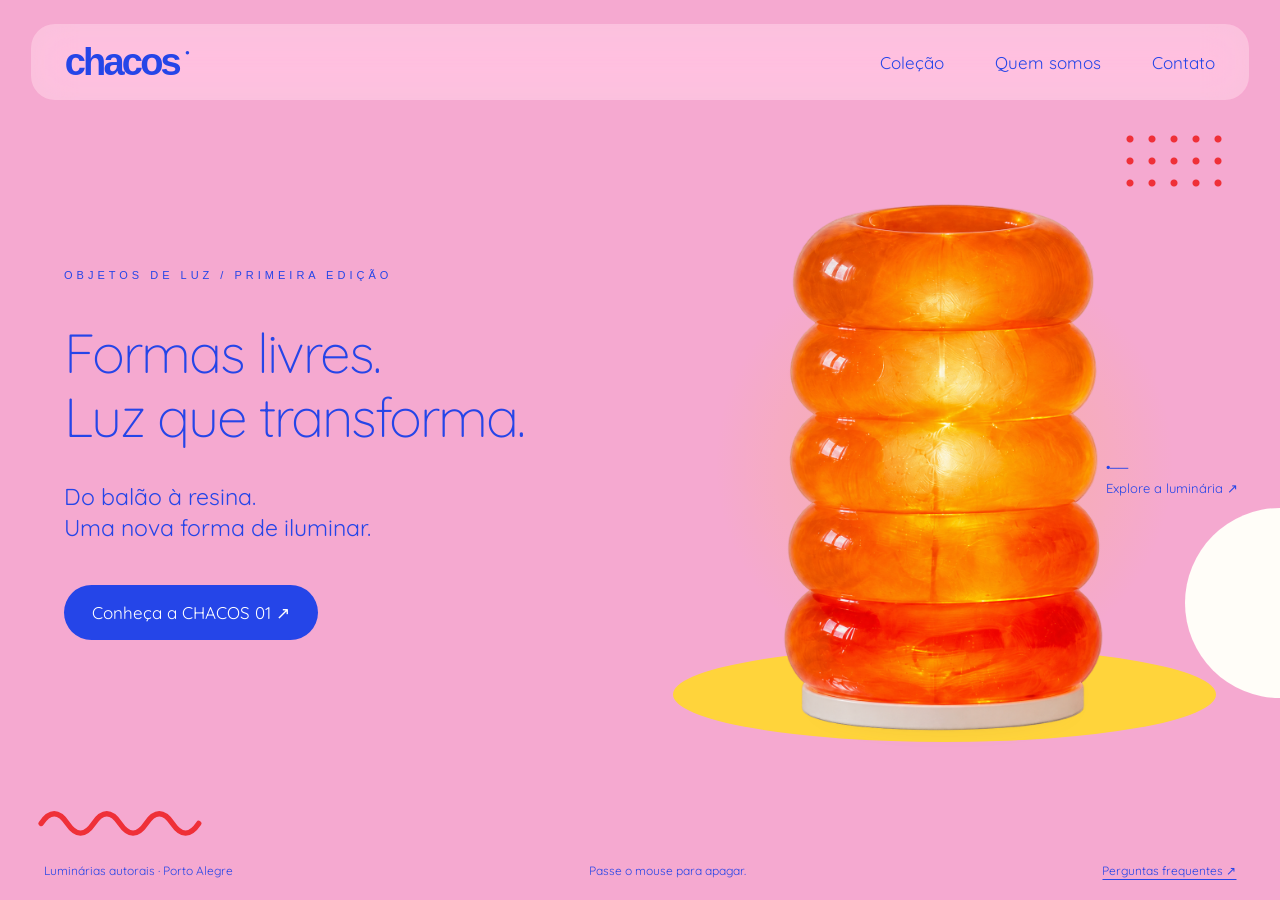
<file: index.html>
<!doctype html><html lang="pt-BR"><head><meta charset="utf-8"><meta name="viewport" content="width=device-width,initial-scale=1"><title>CHACOS — Objetos de luz</title><link rel="stylesheet" href="styles.css"><link rel="stylesheet" href="pages.css"><link rel="stylesheet" href="memphis.css?v=3"><link rel="preload" as="image" href="assets/lamp-off.png"></head><body class="memphis-home"><header class="glass"><a class="brand" href="index.html">chacos<span>●</span></a><button class="mobile-toggle" type="button" aria-expanded="false" aria-controls="mobile-navigation" aria-label="Abrir menu"><span>Menu</span><span class="menu-icon" aria-hidden="true"><i></i><i></i></span></button><nav class="desktop-navigation" aria-label="Principal"><a href="produto.html">Coleção</a><a href="sobre.html">Quem somos</a><a href="contato.html">Contato</a></nav><nav id="mobile-navigation" class="mobile-navigation" aria-label="Navegação mobile" hidden><a href="index.html" aria-current="page">Início<span aria-hidden="true">↗</span></a><a href="produto.html">Coleção<span aria-hidden="true">↗</span></a><a href="sobre.html">Quem somos<span aria-hidden="true">↗</span></a><a href="contato.html">Contato<span aria-hidden="true">↗</span></a><a href="perguntas.html">Perguntas frequentes<span aria-hidden="true">↗</span></a></nav></header><main class="pop-hero"><section class="pop-copy"><p class="pop-eyebrow">OBJETOS DE LUZ / PRIMEIRA EDIÇÃO</p><h1>Formas livres.<br>Luz que transforma.</h1><p class="pop-description">Do balão à resina.<br>Uma nova forma de iluminar.</p><a class="pop-cta" href="produto.html">Conheça a CHACOS 01 ↗</a></section><div class="pop-stage" id="stage"><div class="halo" aria-hidden="true"></div><div class="pedestal" aria-hidden="true"></div><button class="pop-lamp" id="lamp" aria-label="Apagar luminária" aria-pressed="false"><img class="lamp-off" src="assets/lamp-off.png" alt="Luminária CHACOS 01 em resina laranja"><img class="lamp-on" src="assets/lamp-on.png" alt="" aria-hidden="true"></button><a class="pop-callout" href="produto.html"><span aria-hidden="true">•──</span> Explore a luminária ↗</a></div><div class="pop-dots" aria-hidden="true"></div><div class="pop-circle" aria-hidden="true"></div><svg class="pop-wave" viewBox="0 0 220 36" aria-hidden="true"><path d="M4 20 Q21 -5 38 20 T72 20 T106 20 T140 20 T174 20 T208 20" fill="none" stroke="currentColor" stroke-width="7" stroke-linecap="round"/></svg></main><footer class="pop-footer"><span>Luminárias autorais · Porto Alegre</span><p id="hint">Passe o mouse para apagar.</p><a href="perguntas.html">Perguntas frequentes ↗</a></footer><script src="memphis.js"></script><script src="mobile-nav.js?v=3"></script></body></html>
</file>
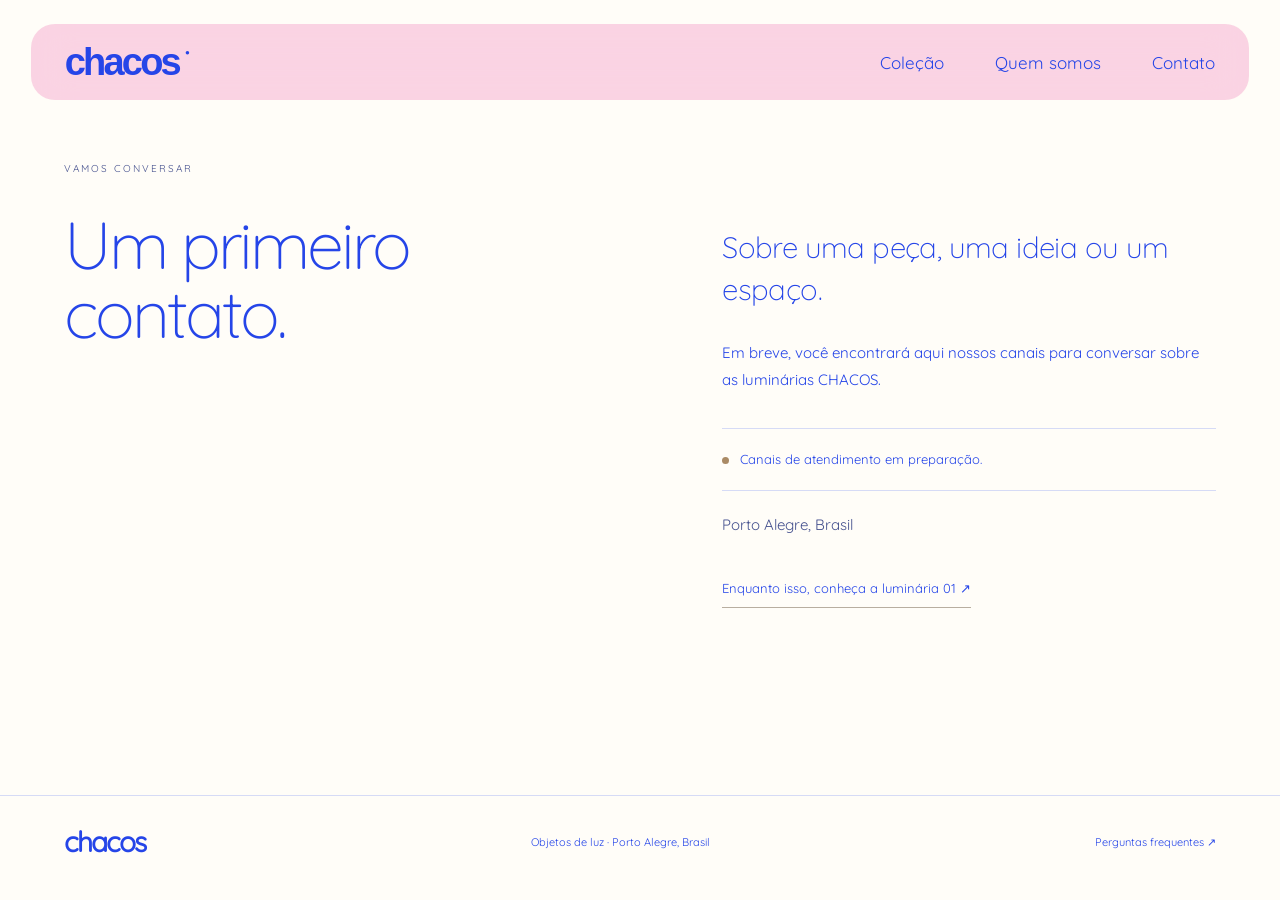
<file: contato.html>
<!doctype html><html lang="pt-BR"><head><meta charset="utf-8"><meta name="viewport" content="width=device-width,initial-scale=1"><title>Contato — CHACOS</title><link rel="stylesheet" href="styles.css?v=11"><link rel="stylesheet" href="pages.css?v=11"><link rel="stylesheet" href="memphis.css?v=3"></head><body class="inner-page"><header class="glass"><a class="brand" href="index.html">chacos<span>●</span></a><button class="mobile-toggle" type="button" aria-expanded="false" aria-controls="mobile-navigation" aria-label="Abrir menu"><span>Menu</span><span class="menu-icon" aria-hidden="true"><i></i><i></i></span></button><nav class="desktop-navigation" aria-label="Principal"><a href="produto.html">Coleção</a><a href="sobre.html">Quem somos</a><a href="contato.html">Contato</a></nav><nav id="mobile-navigation" class="mobile-navigation" aria-label="Navegação mobile" hidden><a href="index.html">Início<span aria-hidden="true">↗</span></a><a href="produto.html">Coleção<span aria-hidden="true">↗</span></a><a href="sobre.html">Quem somos<span aria-hidden="true">↗</span></a><a href="contato.html" aria-current="page">Contato<span aria-hidden="true">↗</span></a><a href="perguntas.html">Perguntas frequentes<span aria-hidden="true">↗</span></a></nav></header><main class="page-main"><p class="eyebrow">VAMOS CONVERSAR</p><div class="editorial"><h1>Um primeiro<br>contato.</h1><div><p class="lead">Sobre uma peça, uma ideia ou um espaço.</p><p>Em breve, você encontrará aqui nossos canais para conversar sobre as luminárias CHACOS.</p><div class="contact-note"><span class="small-dot"></span> Canais de atendimento em preparação.</div><p class="muted">Porto Alegre, Brasil</p><a class="text-link" href="produto.html">Enquanto isso, conheça a luminária 01 ↗</a></div></div></main><footer class="page-footer"><a href="index.html">chacos</a><span>Objetos de luz · Porto Alegre, Brasil</span><a href="perguntas.html">Perguntas frequentes ↗</a></footer><script src="mobile-nav.js?v=3"></script></body></html>
</file>
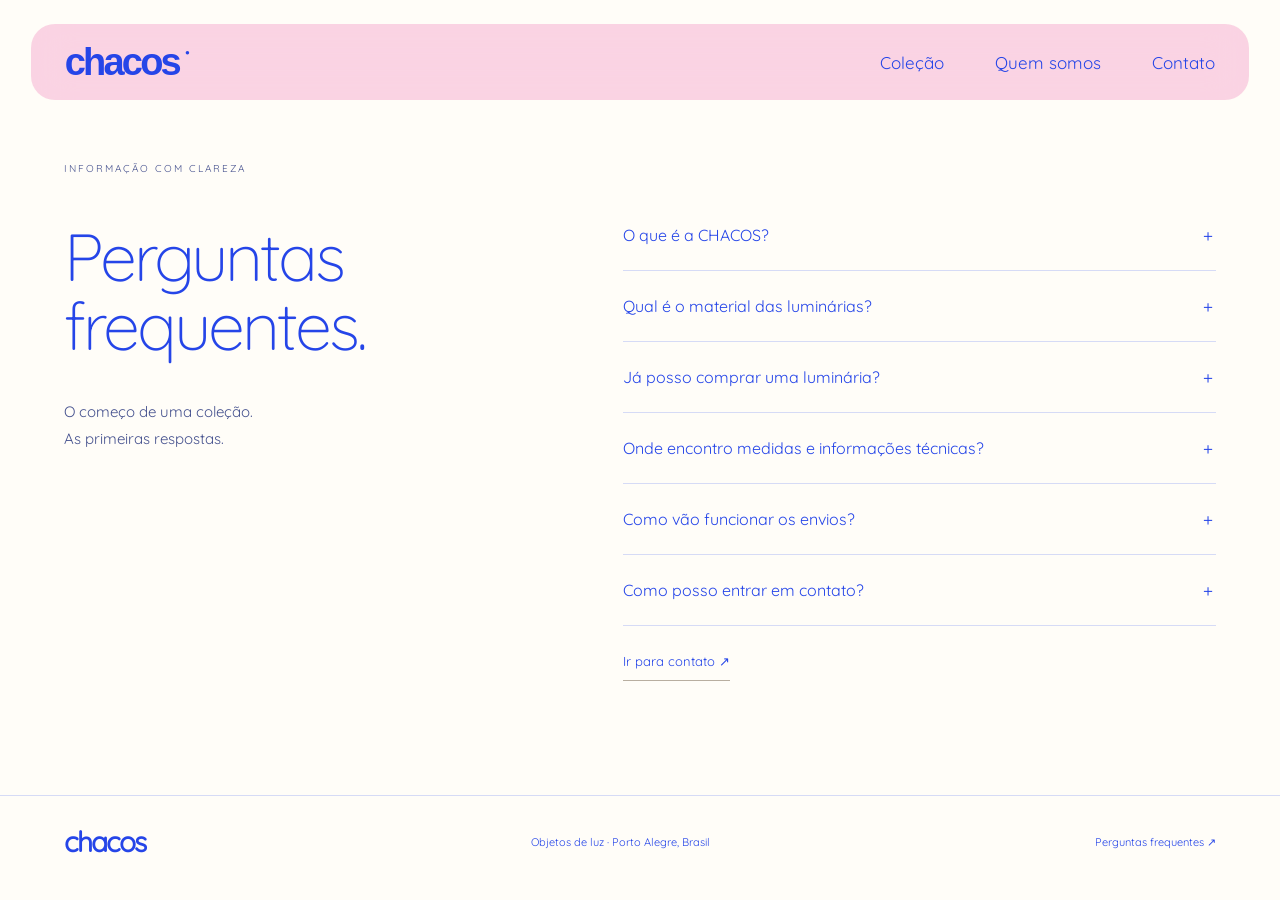
<file: perguntas.html>
<!doctype html><html lang="pt-BR"><head><meta charset="utf-8"><meta name="viewport" content="width=device-width,initial-scale=1"><title>Perguntas frequentes — CHACOS</title><link rel="stylesheet" href="styles.css?v=11"><link rel="stylesheet" href="pages.css?v=11"><link rel="stylesheet" href="memphis.css?v=3"></head><body class="inner-page"><header class="glass"><a class="brand" href="index.html">chacos<span>●</span></a><button class="mobile-toggle" type="button" aria-expanded="false" aria-controls="mobile-navigation" aria-label="Abrir menu"><span>Menu</span><span class="menu-icon" aria-hidden="true"><i></i><i></i></span></button><nav class="desktop-navigation" aria-label="Principal"><a href="produto.html">Coleção</a><a href="sobre.html">Quem somos</a><a href="contato.html">Contato</a></nav><nav id="mobile-navigation" class="mobile-navigation" aria-label="Navegação mobile" hidden><a href="index.html">Início<span aria-hidden="true">↗</span></a><a href="produto.html">Coleção<span aria-hidden="true">↗</span></a><a href="sobre.html">Quem somos<span aria-hidden="true">↗</span></a><a href="contato.html">Contato<span aria-hidden="true">↗</span></a><a href="perguntas.html" aria-current="page">Perguntas frequentes<span aria-hidden="true">↗</span></a></nav></header><main class="page-main"><p class="eyebrow">INFORMAÇÃO COM CLAREZA</p><div class="faq-layout"><div><h1>Perguntas<br>frequentes.</h1><p class="muted">O começo de uma coleção.<br>As primeiras respostas.</p></div><div class="faq"><details><summary>O que é a CHACOS?<span aria-hidden="true">＋</span></summary><p>Um projeto de luminárias autorais desenvolvido em Porto Alegre, com formas criadas a partir de balões e resina epóxi.</p></details><details><summary>Qual é o material das luminárias?<span aria-hidden="true">＋</span></summary><p>As peças apresentadas são feitas com resina epóxi. Os demais componentes serão detalhados na página de cada modelo.</p></details><details><summary>Já posso comprar uma luminária?<span aria-hidden="true">＋</span></summary><p>A primeira coleção está em preparação. Preços e disponibilidade serão publicados nas páginas dos produtos.</p></details><details><summary>Onde encontro medidas e informações técnicas?<span aria-hidden="true">＋</span></summary><p>Essas informações serão acrescentadas à página de cada modelo antes da abertura das vendas.</p></details><details><summary>Como vão funcionar os envios?<span aria-hidden="true">＋</span></summary><p>As opções de entrega e os respectivos prazos serão informados quando as vendas estiverem disponíveis.</p></details><details><summary>Como posso entrar em contato?<span aria-hidden="true">＋</span></summary><p>Os canais de atendimento serão publicados na página de contato.</p></details><a class="text-link" href="contato.html">Ir para contato ↗</a></div></div></main><footer class="page-footer"><a href="index.html">chacos</a><span>Objetos de luz · Porto Alegre, Brasil</span><a href="perguntas.html">Perguntas frequentes ↗</a></footer><script src="mobile-nav.js?v=3"></script></body></html>
</file>
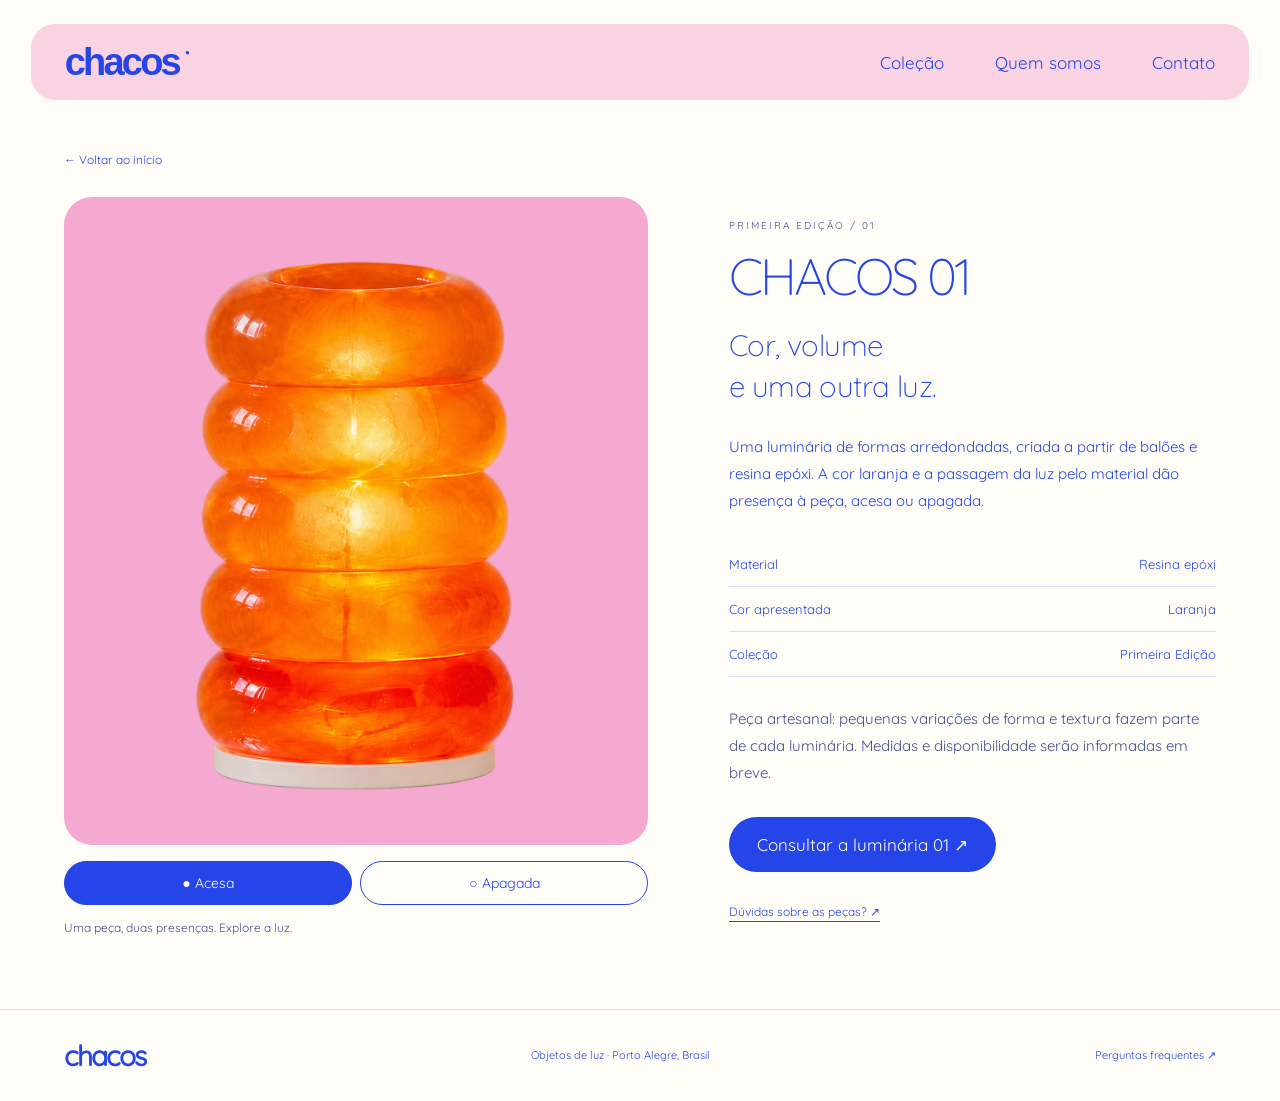
<file: produto.html>
<!doctype html><html lang="pt-BR"><head><meta charset="utf-8"><meta name="viewport" content="width=device-width,initial-scale=1"><title>Luminária 01 — CHACOS</title><link rel="stylesheet" href="styles.css?v=11"><link rel="stylesheet" href="pages.css?v=11"><link rel="stylesheet" href="memphis.css?v=3"></head><body class="inner-page"><header class="glass"><a class="brand" href="index.html">chacos<span>●</span></a><button class="mobile-toggle" type="button" aria-expanded="false" aria-controls="mobile-navigation" aria-label="Abrir menu"><span>Menu</span><span class="menu-icon" aria-hidden="true"><i></i><i></i></span></button><nav class="desktop-navigation" aria-label="Principal"><a href="produto.html">Coleção</a><a href="sobre.html">Quem somos</a><a href="contato.html">Contato</a></nav><nav id="mobile-navigation" class="mobile-navigation" aria-label="Navegação mobile" hidden><a href="index.html">Início<span aria-hidden="true">↗</span></a><a href="produto.html" aria-current="page">Coleção<span aria-hidden="true">↗</span></a><a href="sobre.html">Quem somos<span aria-hidden="true">↗</span></a><a href="contato.html">Contato<span aria-hidden="true">↗</span></a><a href="perguntas.html">Perguntas frequentes<span aria-hidden="true">↗</span></a></nav></header><main class="page-main"><a class="back" href="index.html">← Voltar ao início</a><div class="product-layout"><section class="product-gallery" aria-label="Explore a luminária"><div class="product-photo" id="product-view"><img src="assets/lamp-on.png" alt="Luminária CHACOS 01 laranja acesa"><img class="product-off" src="assets/lamp-off.png" alt="Luminária CHACOS 01 laranja apagada" hidden></div><div class="light-options" role="group" aria-label="Iluminação da luminária"><button type="button" data-light="on" aria-pressed="true">● Acesa</button><button type="button" data-light="off" aria-pressed="false">○ Apagada</button></div><p class="gallery-caption">Uma peça, duas presenças. Explore a luz.</p></section><article class="product-copy"><p class="eyebrow">PRIMEIRA EDIÇÃO / 01</p><h1>CHACOS 01</h1><p class="lead">Cor, volume<br>e uma outra luz.</p><p>Uma luminária de formas arredondadas, criada a partir de balões e resina epóxi. A cor laranja e a passagem da luz pelo material dão presença à peça, acesa ou apagada.</p><dl><div><dt>Material</dt><dd>Resina epóxi</dd></div><div><dt>Cor apresentada</dt><dd>Laranja</dd></div><div><dt>Coleção</dt><dd>Primeira Edição</dd></div></dl><p class="muted">Peça artesanal: pequenas variações de forma e textura fazem parte de cada luminária. Medidas e disponibilidade serão informadas em breve.</p><a class="action" href="contato.html">Consultar a luminária 01 ↗</a><a class="product-faq" href="perguntas.html">Dúvidas sobre as peças? ↗</a></article></div></main><footer class="page-footer"><a href="index.html">chacos</a><span>Objetos de luz · Porto Alegre, Brasil</span><a href="perguntas.html">Perguntas frequentes ↗</a></footer><script src="product.js"></script><script src="mobile-nav.js?v=3"></script></body></html>
</file>
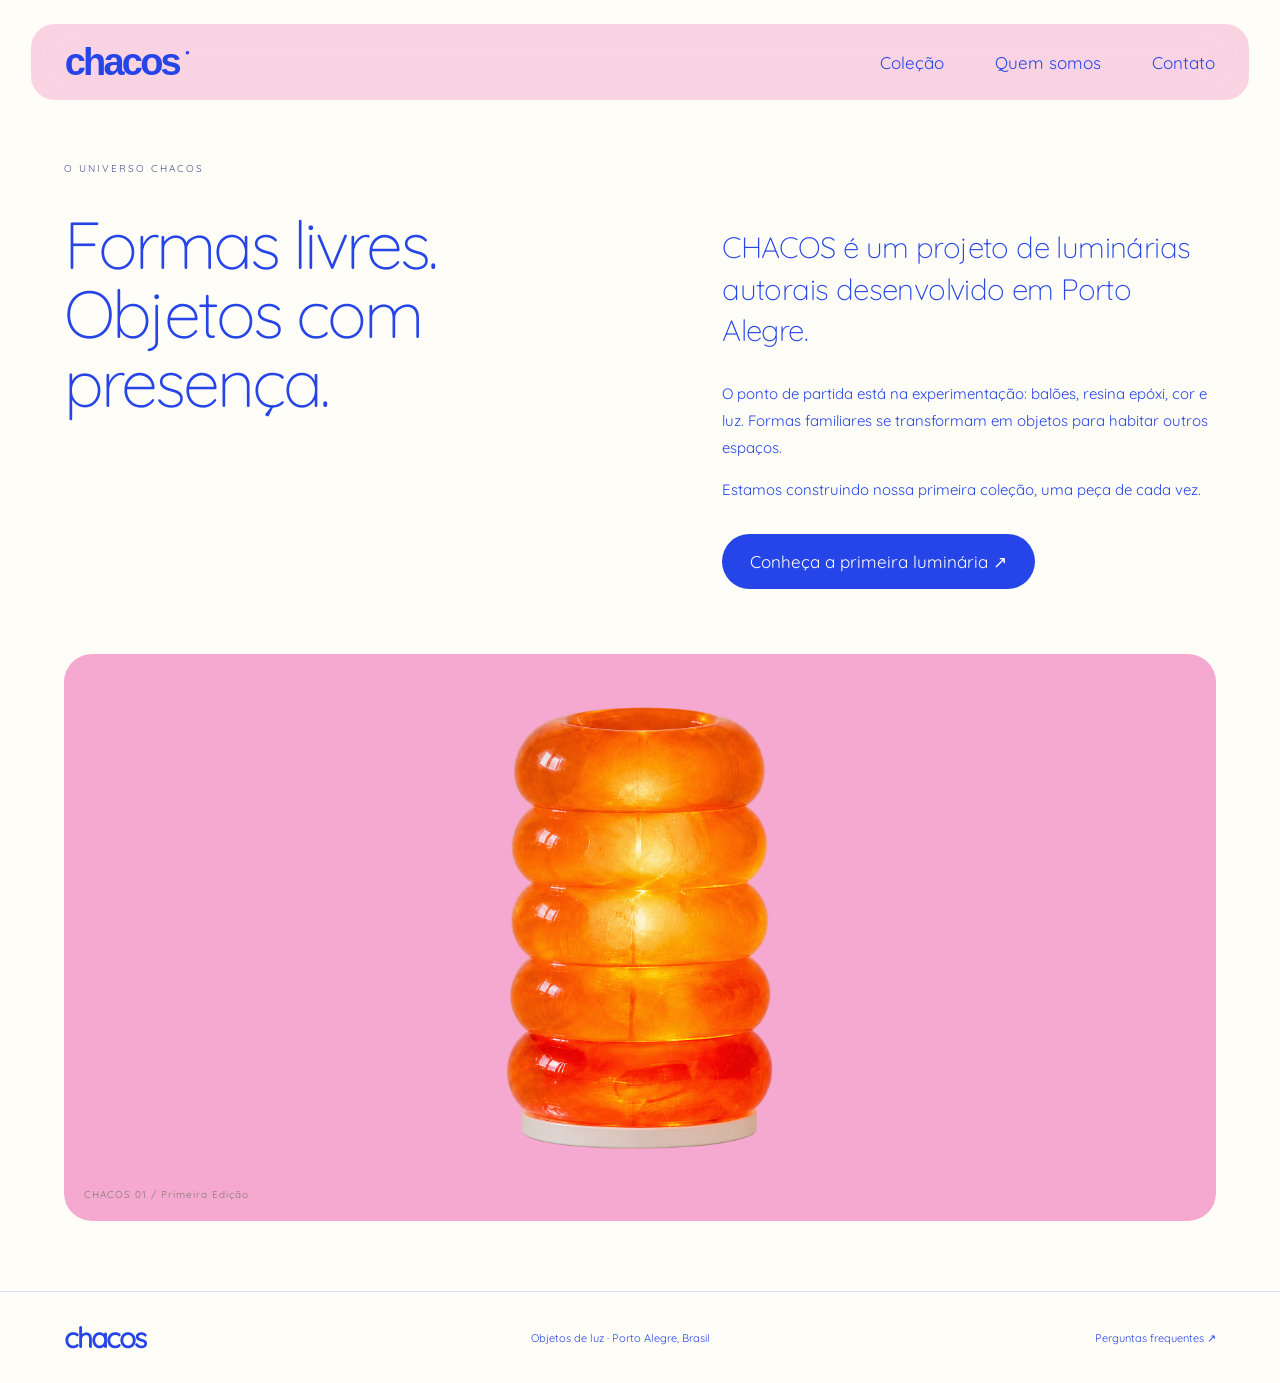
<file: sobre.html>
<!doctype html><html lang="pt-BR"><head><meta charset="utf-8"><meta name="viewport" content="width=device-width,initial-scale=1"><title>Quem somos — CHACOS</title><link rel="stylesheet" href="styles.css?v=11"><link rel="stylesheet" href="pages.css?v=11"><link rel="stylesheet" href="memphis.css?v=3"></head><body class="inner-page"><header class="glass"><a class="brand" href="index.html">chacos<span>●</span></a><button class="mobile-toggle" type="button" aria-expanded="false" aria-controls="mobile-navigation" aria-label="Abrir menu"><span>Menu</span><span class="menu-icon" aria-hidden="true"><i></i><i></i></span></button><nav class="desktop-navigation" aria-label="Principal"><a href="produto.html">Coleção</a><a href="sobre.html">Quem somos</a><a href="contato.html">Contato</a></nav><nav id="mobile-navigation" class="mobile-navigation" aria-label="Navegação mobile" hidden><a href="index.html">Início<span aria-hidden="true">↗</span></a><a href="produto.html">Coleção<span aria-hidden="true">↗</span></a><a href="sobre.html" aria-current="page">Quem somos<span aria-hidden="true">↗</span></a><a href="contato.html">Contato<span aria-hidden="true">↗</span></a><a href="perguntas.html">Perguntas frequentes<span aria-hidden="true">↗</span></a></nav></header><main class="page-main"><p class="eyebrow">O UNIVERSO CHACOS</p><div class="editorial"><h1>Formas livres.<br>Objetos com presença.</h1><div><p class="lead">CHACOS é um projeto de luminárias autorais desenvolvido em Porto Alegre.</p><p>O ponto de partida está na experimentação: balões, resina epóxi, cor e luz. Formas familiares se transformam em objetos para habitar outros espaços.</p><p>Estamos construindo nossa primeira coleção, uma peça de cada vez.</p><a class="action" href="produto.html">Conheça a primeira luminária ↗</a></div></div><figure class="wide-photo"><img src="assets/lamp-on.png" alt="Luminária CHACOS em uma sala de tons neutros"><figcaption>CHACOS 01 / Primeira Edição</figcaption></figure></main><footer class="page-footer"><a href="index.html">chacos</a><span>Objetos de luz · Porto Alegre, Brasil</span><a href="perguntas.html">Perguntas frequentes ↗</a></footer><script src="mobile-nav.js?v=3"></script></body></html>
</file>
<file: styles.css>
*{box-sizing:border-box}body{margin:0;background:#514b3f;color:#fff;font:14px Arial,sans-serif;overflow:hidden}button,a{-webkit-tap-highlight-color:transparent}button{font:inherit;cursor:pointer;color:inherit}a{color:inherit;text-decoration:none}button:focus-visible,a:focus-visible{outline:2px solid #ffd3a0;outline-offset:5px}.room{position:fixed;inset:0;overflow:hidden}.scene{position:absolute;isolation:isolate}.room-image{position:absolute;inset:0;width:100%;height:100%;display:block;pointer-events:none}.off-image{opacity:0;transition:opacity .65s ease;mask-image:radial-gradient(ellipse 28% 41% at 74% 49%,#000 0%,#000 58%,transparent 100%);-webkit-mask-image:radial-gradient(ellipse 28% 41% at 74% 49%,#000 0%,#000 58%,transparent 100%)}.is-off .off-image{opacity:1}.glass{position:fixed;z-index:5;top:24px;left:3%;right:3%;height:76px;display:flex;align-items:center;gap:35px;padding:0 28px;border-radius:18px;border:1px solid #ffffff40;background:#eee9dd21;backdrop-filter:blur(20px) saturate(125%);-webkit-backdrop-filter:blur(20px) saturate(125%);box-shadow:0 8px 40px #00000012}.brand{font-size:38px;letter-spacing:-2.8px;font-weight:900}.brand span{vertical-align:top;font-size:8px;margin:7px 0 0 6px;display:inline-block;letter-spacing:0}.tagline{font-size:9px;letter-spacing:2px;opacity:.75}nav{display:flex;gap:30px;margin-left:auto}nav button,.close,#explore{border:0;background:transparent;padding:10px 0}nav button{font-size:12px}nav button span{padding-left:10px}.lamp{position:absolute;left:68.5%;top:44%;width:6.5%;height:17.5%;min-width:44px;min-height:44px;border:0;background:transparent;border-radius:40%;z-index:2}.dot{position:absolute;right:-14px;top:48%;height:8px;width:8px;border-radius:50%;background:white;box-shadow:0 0 0 5px #ffffff29}.lamp-label{position:absolute;left:50%;bottom:-27px;transform:translateX(-50%);font-size:10px;letter-spacing:1.5px;white-space:nowrap;background:#28231d77;padding:7px 10px;border-radius:20px;opacity:0;transition:opacity .25s}.lamp:hover .lamp-label,.lamp:focus-visible .lamp-label{opacity:1}.bottom{position:fixed;bottom:26px;left:3%;right:3%;display:flex;justify-content:space-between;align-items:flex-end;gap:25px;pointer-events:none;text-shadow:0 2px 12px #000;font-size:10px;line-height:1.8;letter-spacing:.5px}.bottom p{margin:0;font-size:12px}.edition{font-size:9px;letter-spacing:1px}.panel{position:fixed;z-index:6;right:3%;top:112px;width:min(360px,94%);padding:30px;border:1px solid #ffffff35;border-radius:18px;background:#29251fce;backdrop-filter:blur(24px);-webkit-backdrop-filter:blur(24px)}.panel[hidden]{display:none}.close{position:absolute;right:20px;top:10px;font-size:25px}.eyebrow{font-size:9px;letter-spacing:1.5px;color:#d6c7b3}h1,h2{font-weight:400;font-size:28px;line-height:1.2;letter-spacing:-1px}.panel p{line-height:1.7}.panel #explore{border-bottom:1px solid #ffffff60;font-size:12px}@media(max-width:650px){.glass{top:14px;height:62px;padding:0 18px;gap:15px;border-radius:14px}.brand{font-size:31px}.tagline{display:none}nav{gap:20px}.bottom{bottom:22px;align-items:flex-start}.bottom p{font-size:10px;text-align:right;max-width:150px}.edition{display:none}.panel{top:88px}}@media(prefers-reduced-motion:reduce){.off-image,.lamp-label{transition:none}}
</file>
<file: pages.css>
nav>a{font-size:12px;align-self:center;padding:10px 0}.menu-links{display:flex;flex-direction:column;gap:0;margin:18px 0 0}.menu-links a{display:flex;justify-content:space-between;width:100%;font-size:16px;padding:15px 0;border-bottom:1px solid #ffffff24}.menu-links a[aria-current]{color:#ffc494}.menu-links a:hover{color:#ffc494}.bottom .product-link{pointer-events:auto;font-size:11px;border-bottom:1px solid #ffffff70;padding-bottom:3px}.inner-page{overflow:auto;background:#f5f3ee;color:#38332d}.inner-page .glass{background:#f5f3eebd;border-color:#ffffffc9;color:#38332d}.inner-page .panel{color:#fff}.page-main{max-width:1480px;margin:auto;padding:155px 5% 70px;min-height:calc(100svh - 100px)}.inner-page .eyebrow{color:#877461;font-size:10px;letter-spacing:2px}.inner-page h1{font-size:clamp(38px,5.2vw,74px);letter-spacing:-3px;font-weight:400;margin:22px 0 38px;line-height:1.04}.inner-page p{line-height:1.8;font-size:15px}.inner-page .lead{font-size:clamp(21px,2.3vw,30px);line-height:1.4;letter-spacing:-.6px}.muted{color:#807971}.back{font-size:12px;display:inline-block;margin-bottom:30px}.product-layout{display:grid;grid-template-columns:1.2fr 1fr;gap:7%;align-items:center}.product-photo{height:min(650px,72vh);overflow:hidden;border-radius:3px}.product-photo img{width:100%;height:100%;object-fit:cover;object-position:78% center}.product-copy h1{font-size:clamp(36px,4vw,58px);margin:15px 0 22px}.product-copy .lead{margin:0 0 25px}.product-copy dl{margin:28px 0}.product-copy dl div{display:flex;justify-content:space-between;gap:15px;border-bottom:1px solid #d9d4cb;padding:14px 0;font-size:13px}.product-copy dd{margin:0;text-align:right}.action{display:inline-block;padding:16px 23px;border:1px solid #a79c8f;border-radius:40px;font-size:13px;margin-top:16px;transition:background .2s}.action:hover{background:#e8e0d4}.editorial{display:grid;grid-template-columns:1.1fr 1fr;gap:10%;margin:20px 0 65px}.editorial h1{margin-top:12px}.editorial>div{max-width:540px}.wide-photo{margin:0}.wide-photo img{width:100%;display:block;max-height:560px;object-fit:cover}.wide-photo figcaption{font-size:10px;color:#807971;letter-spacing:1px;margin-top:14px}.contact-note{border-top:1px solid #d9d4cb;border-bottom:1px solid #d9d4cb;padding:20px 0;margin:35px 0 20px;font-size:13px;line-height:1.6}.small-dot{display:inline-block;width:7px;height:7px;background:#aa8a65;border-radius:50%;margin-right:7px}.text-link{display:inline-block;font-size:13px;border-bottom:1px solid #b8aea0;padding-bottom:8px;margin-top:25px;line-height:1.6}.faq-layout{display:grid;grid-template-columns:1fr 1.3fr;gap:9%;margin-top:22px}.faq details{border-bottom:1px solid #d9d4cb;padding:23px 0}.faq summary{cursor:pointer;display:flex;justify-content:space-between;gap:20px;font-size:16px;line-height:1.5;list-style:none}.faq summary::-webkit-details-marker{display:none}.faq summary span{transition:transform .2s}.faq details[open] summary span{transform:rotate(45deg)}.faq details p{color:#756c62;margin:18px 35px 0 0;font-size:14px}.page-footer{border-top:1px solid #d9d4cb;padding:28px 5%;display:flex;align-items:center;justify-content:space-between;gap:20px;font-size:11px;color:#807971}.page-footer>a:first-child{font-size:28px;font-weight:900;letter-spacing:-2px;color:#38332d}@media(max-width:700px){.page-main{padding:115px 6% 45px}.product-layout,.editorial,.faq-layout{grid-template-columns:1fr;gap:30px}.inner-page h1{letter-spacing:-1.8px}.product-photo{height:440px;max-height:58svh}.editorial{margin-bottom:40px;gap:12px}.page-footer{flex-wrap:wrap;padding:25px 6%}.page-footer span{order:3;width:100%}.bottom .product-link{display:block;position:absolute;right:0;bottom:44px}.faq-layout{gap:8px}.inner-page .panel .eyebrow{color:#d6c7b3}}@media(prefers-reduced-motion:reduce){.action,.faq summary span{transition:none}}

/* Product exploration and compact mobile controls */
.product-gallery{min-width:0}.product-photo img[hidden]{display:none}.light-options{display:flex;gap:8px;margin-top:16px}.light-options button{min-height:44px;flex:1;border:1px solid #b9afa2;border-radius:30px;background:transparent;color:#38332d;padding:12px 20px;transition:background .2s,color .2s}.light-options button[aria-pressed="true"]{background:#38332d;color:#fff;border-color:#38332d}.gallery-caption{color:#807971;font-size:12px!important;margin:12px 0 0}.product-faq{display:block;width:fit-content;font-size:12px;margin-top:22px;padding:10px 0;text-decoration:underline;text-underline-offset:5px}.product-copy .action{background:#38332d;color:white}.product-copy .action:hover{background:#625549}.inner-page button:focus-visible,.inner-page a:focus-visible{outline-color:#996333}.lamp-label{opacity:1;bottom:-39px;letter-spacing:.3px;font-size:11px;padding:10px 13px}.bottom .product-link{padding:12px 18px;background:#29251fa6;border:1px solid #ffffff60;border-radius:30px;backdrop-filter:blur(12px);font-size:12px}.panel{max-height:calc(100dvh - 130px);overflow:auto}
@media(max-width:700px){.product-photo{height:48svh;min-height:270px;max-height:460px}.product-layout{gap:32px}.product-copy h1{margin-top:10px}.product-copy .action{display:block;text-align:center;width:100%}.product-copy dl{margin:22px 0}.product-copy .lead{margin-bottom:18px}.back{min-height:44px;margin-bottom:12px}.bottom{bottom:max(20px,env(safe-area-inset-bottom));display:grid;grid-template-columns:1fr;gap:8px}.bottom>span{display:none}.bottom p{max-width:none;text-align:center;font-size:11px}.bottom .product-link{position:static;display:block;text-align:center;justify-self:center;order:-1;min-height:44px}.lamp-label{font-size:10px;bottom:-34px;padding:8px 10px}.glass{top:max(14px,env(safe-area-inset-top))}.panel{max-height:calc(100dvh - 110px)}}
@media(max-height:500px) and (orientation:landscape){.glass{height:54px;top:10px}.bottom{bottom:10px}.bottom>span,.bottom p{display:none}.panel{top:74px;max-height:calc(100dvh - 84px)}}
@media(prefers-reduced-motion:reduce){.light-options button{transition:none}}
</file>
<file: memphis.css>
@font-face{font-family:Quicksand;src:url(assets/fonts/quicksand-300.ttf);font-weight:300;font-display:swap}@font-face{font-family:Quicksand;src:url(assets/fonts/quicksand-400.ttf);font-weight:400;font-display:swap}
:root{--pink:#f5a9d0;--blue:#2545e8;--red:#ef3038;--yellow:#ffd43b;--white:#fffdf8}body{background:var(--pink);color:var(--blue);font-family:Quicksand,Arial,sans-serif}.glass,.inner-page .glass{position:relative;top:auto;left:auto;right:auto;margin:24px 2.4% 0;height:76px;padding:0 34px;border:0;border-radius:24px;background:#fffdf84d;color:var(--blue);box-shadow:none}.brand{font-family:Arial,sans-serif;font-weight:900}.glass nav{gap:clamp(20px,4vw,65px)}.glass nav a{font-size:17px;min-height:44px;display:flex;align-items:center;padding:10px 0}.glass nav a:hover{text-decoration:underline;text-underline-offset:6px}.memphis-home{overflow-x:hidden;overflow-y:auto;min-height:100svh;display:flex;flex-direction:column}.pop-hero{position:relative;isolation:isolate;display:grid;grid-template-columns:1.1fr 1fr;align-items:center;gap:1%;padding:30px 5% 45px;flex:1;min-height:620px}.pop-copy{position:relative;z-index:2;padding-bottom:20px}.pop-eyebrow{font:11px Arial,sans-serif;letter-spacing:4px;margin:0 0 36px;line-height:1.8}.pop-copy h1{font-size:clamp(34px,4.3vw,72px);font-weight:300;letter-spacing:-2px;line-height:1.16;margin:0 0 32px}.pop-description{font-size:clamp(18px,1.8vw,28px);line-height:1.35;margin:0 0 42px}.pop-cta,.inner-page .action,.product-copy .action{display:inline-block;background:var(--blue);color:white;border:0;border-radius:40px;padding:17px 28px;font-size:17px;font-weight:400;transition:background .25s,color .25s}.pop-cta:hover,.inner-page .action:hover{background:var(--yellow);color:var(--blue)}.pop-stage{position:relative;height:min(66vh,650px);min-height:440px;z-index:1}.pop-lamp{position:absolute;z-index:2;top:0;bottom:0;left:50%;transform:translateX(-50%);height:100%;aspect-ratio:1080/1440;padding:0;border:0;background:none}.pop-lamp img{width:100%;height:100%;object-fit:contain;position:absolute;inset:0;pointer-events:none}.lamp-on{transition:opacity .55s ease}.is-off .lamp-on{opacity:0}.halo{position:absolute;inset:10% 4%;background:radial-gradient(ellipse,#ffbd4660,transparent 65%);transition:opacity .55s}.is-off .halo{opacity:0}.pedestal{position:absolute;left:0;right:0;bottom:3%;height:16%;border-radius:50%;background:var(--yellow)}.pedestal:after{content:"";position:absolute;inset:25% 28%;background:#6e4b3238;filter:blur(14px);border-radius:50%}.pop-callout{position:absolute;right:-4%;top:49%;z-index:3;font-size:13px;max-width:155px;line-height:1.6}.pop-callout span{display:block}.pop-dots{position:absolute;right:4%;top:28px;width:110px;height:62px;background:radial-gradient(circle,var(--red) 3px,transparent 4px) 0 0/22px 22px;z-index:-1}.pop-circle{position:absolute;right:-95px;top:55%;width:190px;height:190px;border-radius:50%;background:var(--white);z-index:-1}.pop-wave{position:absolute;bottom:5px;left:3%;width:170px;color:var(--red)}.pop-footer{display:flex;justify-content:space-between;align-items:center;gap:20px;padding:22px 3.4%;font-size:12px}.pop-footer p{margin:0}.pop-footer a{text-decoration:underline;text-underline-offset:4px}a:focus-visible,button:focus-visible{outline:3px solid var(--blue);outline-offset:5px}.inner-page{background:var(--white);color:var(--blue)}.inner-page .glass{background:#f5a9d080}.page-main{padding-top:50px;min-height:calc(100svh - 205px)}.inner-page h1,.inner-page .lead{font-family:Quicksand,Arial,sans-serif;font-weight:300}.inner-page .eyebrow,.muted,.gallery-caption,.faq details p{color:#45518e}.product-photo{background:var(--pink);border-radius:28px;padding:25px}.product-photo img{object-fit:contain;object-position:center}.wide-photo{background:var(--pink);border-radius:28px;padding:20px}.wide-photo img{object-fit:contain;max-height:500px}.page-footer{color:var(--blue);border-color:#2545e830}.page-footer>a:first-child{color:var(--blue)}.light-options button{color:var(--blue);border-color:var(--blue)}.light-options button[aria-pressed="true"]{color:white;background:var(--blue);border-color:var(--blue)}.product-copy dl div,.faq details,.contact-note{border-color:#2545e830}
@media(min-width:1500px){.pop-hero{padding-left:5%;padding-right:8%}.pop-callout{right:-10%}}
@media(max-width:900px){.glass{height:66px;padding:0 20px}.glass nav{gap:20px}.glass nav a{font-size:14px}.pop-hero{grid-template-columns:1fr 1fr;padding:35px 5% 45px;min-height:520px}.pop-copy h1{font-size:38px}.pop-stage{min-height:370px;height:52vh}.pop-eyebrow{font-size:9px;letter-spacing:2px}.pop-callout{right:0;top:auto;bottom:-20px;font-size:11px}.pop-dots{width:66px}.pop-cta{font-size:14px;padding:15px 20px}}
@media(max-width:600px){.glass,.inner-page .glass{margin:14px 4% 0;padding:0 15px;height:62px;border-radius:18px;gap:12px}.brand{font-size:28px}.glass nav{gap:12px}.glass nav a{font-size:11px}.pop-hero{display:flex;flex-direction:column;gap:10px;align-items:stretch;padding:32px 6% 35px;min-height:0}.pop-copy{padding:0}.pop-eyebrow{font-size:8px;margin:0 0 18px;letter-spacing:2px}.pop-copy h1{font-size:clamp(30px,8vw,45px);letter-spacing:-1px;margin-bottom:20px}.pop-description{font-size:17px;margin-bottom:24px}.pop-cta{font-size:14px}.pop-stage{height:390px;min-height:0;margin:5px 0 10px}.pop-lamp{height:100%}.pop-callout{bottom:0;right:0;max-width:none;font-size:11px}.pop-callout span{display:none}.pop-dots{right:5%;top:12px;width:44px;height:44px;opacity:.75}.pop-circle{width:110px;height:110px;right:-55px;top:67%}.pop-wave{width:90px;bottom:0}.pop-footer{padding:25px 6%;flex-wrap:wrap;font-size:10px;gap:12px}.pop-footer p{order:3;width:100%}.page-main{padding-top:35px}.product-photo{height:420px}.inner-page .action{font-size:14px}.page-footer{font-size:10px}}
@media(prefers-reduced-motion:reduce){.lamp-on,.halo,.pop-cta{transition:none}}

/* Navbar fixa, com espaço reservado para o conteúdo. */
body{padding-top:100px}.glass,.inner-page .glass{position:fixed;top:24px;left:2.4%;right:2.4%;margin:0;z-index:100}html{scroll-padding-top:120px}
@media(max-width:900px){body{padding-top:90px}}
@media(max-width:600px){body{padding-top:76px}.glass,.inner-page .glass{top:14px;left:4%;right:4%;margin:0}html{scroll-padding-top:96px}}

.mobile-toggle,.mobile-navigation{display:none}.mobile-navigation[hidden]{display:none!important}
@media(max-width:700px){
.glass .desktop-navigation{display:none}.glass,.inner-page .glass{height:62px;padding:0 18px}.mobile-toggle{display:flex;align-items:center;justify-content:center;gap:12px;margin-left:auto;min-width:85px;min-height:44px;padding:8px 0;border:0;background:transparent;color:var(--blue);font:14px Quicksand,Arial,sans-serif}.menu-icon{display:flex;flex-direction:column;justify-content:center;gap:5px;width:22px;height:24px}.menu-icon i{display:block;width:22px;height:2px;background:currentColor;transition:transform .2s}.mobile-toggle[aria-expanded="true"] .menu-icon i:first-child{transform:translateY(3.5px) rotate(45deg)}.mobile-toggle[aria-expanded="true"] .menu-icon i:last-child{transform:translateY(-3.5px) rotate(-45deg)}.glass .mobile-navigation{position:absolute;display:flex;flex-direction:column;gap:0;left:0;right:0;top:calc(100% + 10px);margin:0;padding:12px 20px;background:#fffdf8f5;border:1px solid #2545e81a;border-radius:20px;box-shadow:0 12px 32px #2545e81a;max-height:calc(100dvh - 115px);overflow:auto}.glass .mobile-navigation a{display:flex;justify-content:space-between;gap:15px;min-height:48px;font-size:15px;padding:14px 4px;border-bottom:1px solid #2545e81a}.glass .mobile-navigation a:last-child{border-bottom:0}.glass .mobile-navigation a[aria-current="page"]{font-weight:bold}.glass .mobile-navigation a:hover{background:#f5a9d03d;text-decoration:none}.glass .mobile-navigation a span{color:var(--red)}
}
@media(prefers-reduced-motion:reduce){.menu-icon i{transition:none}}
</file>
